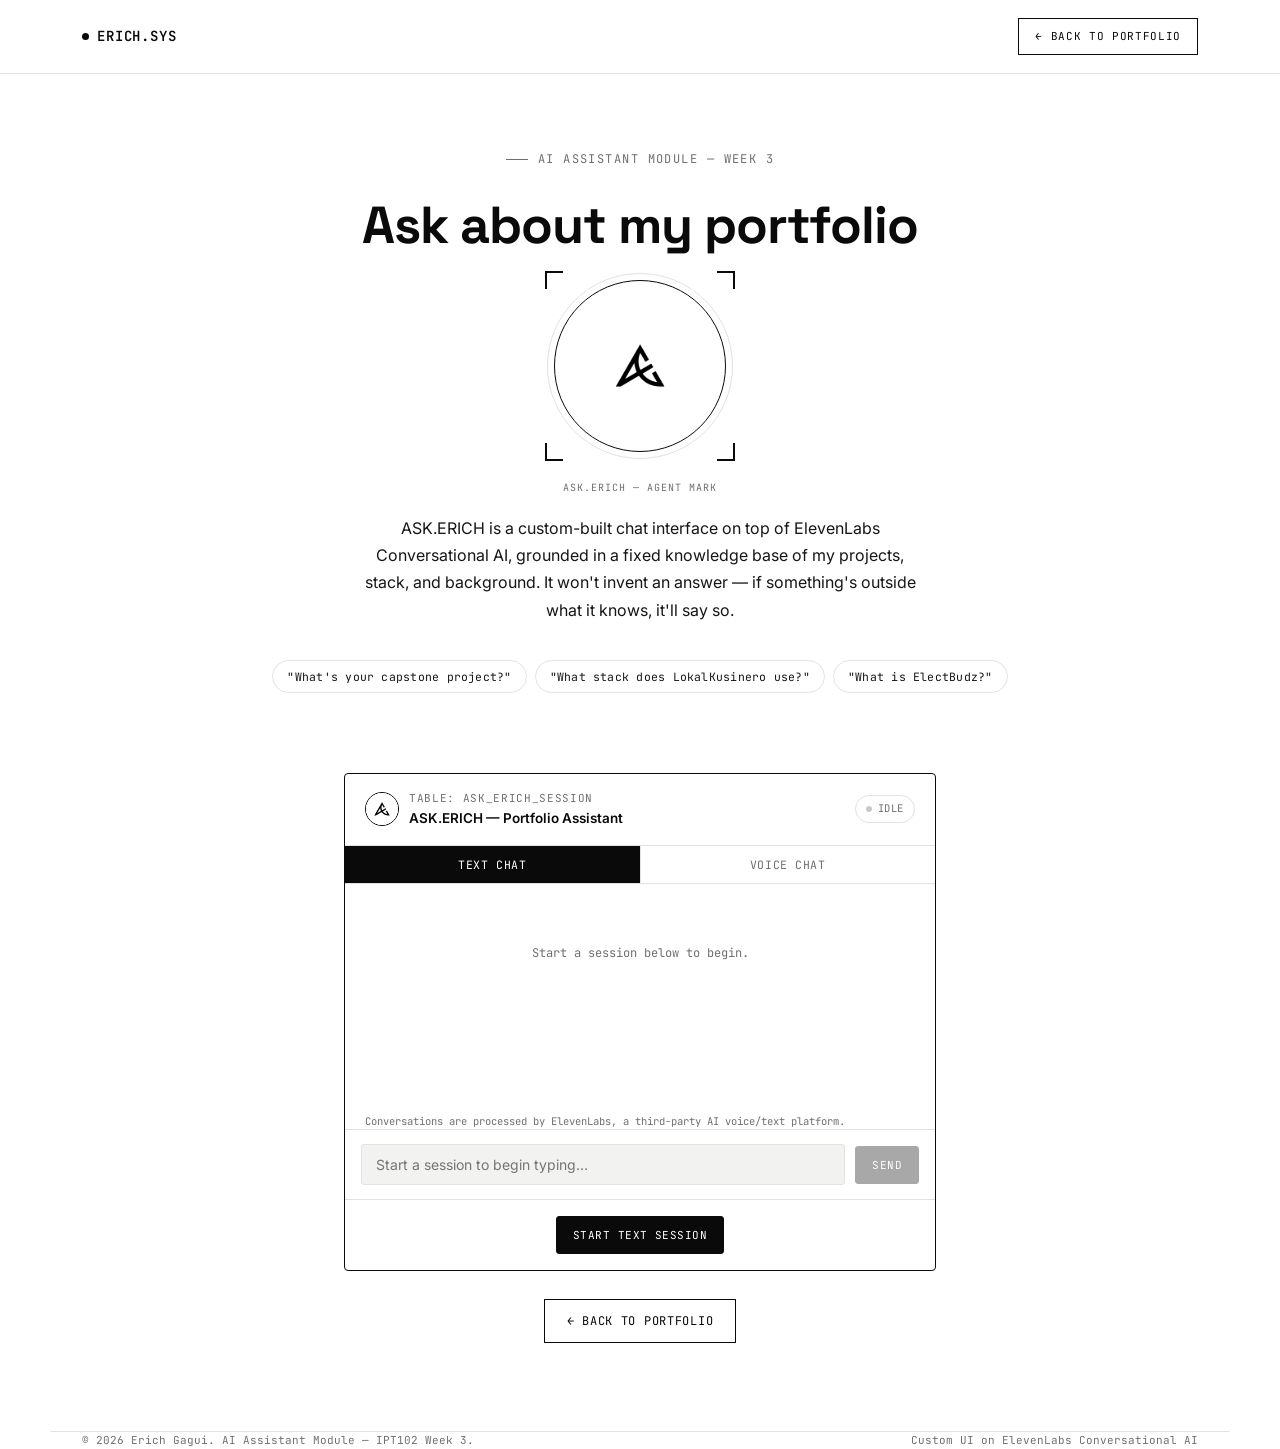
<file: ask.erich.html>
<!DOCTYPE html>
<html lang="en">
<head>
<meta charset="UTF-8" />
<meta name="viewport" content="width=device-width, initial-scale=1.0" />
<title>Ask Erich — AI Portfolio Assistant</title>
<meta name="description" content="ASK.ERICH — a custom voice-and-text chat interface built on ElevenLabs Conversational AI, grounded in Erich Gagui's projects, stack, and background." />

<link rel="icon" type="image/svg+xml" href="assets/favicon.svg" />

<meta property="og:type" content="website" />
<meta property="og:title" content="Ask Erich — AI Portfolio Assistant" />
<meta property="og:description" content="A custom chat interface grounded in Erich Gagui's projects, stack, and background." />
<meta property="og:image" content="assets/logos/AE_Logo.jpg" />

<link rel="preconnect" href="https://fonts.googleapis.com">
<link rel="preconnect" href="https://fonts.gstatic.com" crossorigin>
<link href="https://fonts.googleapis.com/css2?family=Space+Grotesk:wght@600;700&family=Inter:wght@400;500;600&family=JetBrains+Mono:wght@400;500;600&display=swap" rel="stylesheet">

<link rel="stylesheet" href="css/style.css">

<style>
  .agent-hero{ padding:150px 0 40px; text-align:center; }
  .agent-hero .eyebrow{
    font-family:var(--mono); font-size:12px; letter-spacing:0.12em; text-transform:uppercase;
    color:var(--gray-600); margin:0 0 18px; display:flex; align-items:center; gap:10px;
    justify-content:center;
  }
  .agent-hero .eyebrow::before{ content:''; width:22px; height:1px; background:var(--gray-600); }
  .agent-hero h1{
    font-family:var(--display); font-weight:700; font-size:clamp(32px,6vw,52px);
    letter-spacing:-0.02em; margin:0 auto 16px; max-width:640px;
  }
  .agent-hero p.sub{
    font-family:var(--body); font-size:16px; color:var(--gray-900); max-width:560px;
    margin:0 auto 36px; line-height:1.7;
  }

  /* ===== Agent logo mark ===== */
  .agent-logo{
    width:172px; height:172px; margin:0 auto 28px; position:relative;
  }
  .agent-logo-frame{
    width:100%; height:100%; border-radius:50%; overflow:hidden;
    border:1px solid var(--black); background:var(--white);
    display:flex; align-items:center; justify-content:center; padding:34px;
  }
  .agent-logo::before{
    content:''; position:absolute; inset:-7px; border:1px solid var(--line-soft);
    border-radius:50%; pointer-events:none;
  }
  .agent-logo .bracket{ position:absolute; width:18px; height:18px; border:0 solid var(--black); }
  .agent-logo .bracket.tl{ top:-9px; left:-9px; border-top-width:2px; border-left-width:2px; }
  .agent-logo .bracket.tr{ top:-9px; right:-9px; border-top-width:2px; border-right-width:2px; }
  .agent-logo .bracket.bl{ bottom:-9px; left:-9px; border-bottom-width:2px; border-left-width:2px; }
  .agent-logo .bracket.br{ bottom:-9px; right:-9px; border-bottom-width:2px; border-right-width:2px; }
  .agent-logo img{
    width:100%; height:100%; object-fit:contain;
    filter:grayscale(100%) contrast(1.1); transition:filter .4s ease, transform .4s ease;
  }
  .agent-logo:hover .agent-logo-frame img{ filter:grayscale(0%) contrast(1); transform:scale(1.06); }
  .agent-logo-tag{
    font-family:var(--mono); font-size:10px; letter-spacing:0.1em; text-transform:uppercase;
    color:var(--gray-600); text-align:center; margin:0 0 20px;
  }

  .chip-row{ display:flex; flex-wrap:wrap; justify-content:center; gap:8px; margin-bottom:40px; }
  .chip{
    font-family:var(--mono); font-size:11.5px; letter-spacing:0.02em;
    border:1px solid var(--line-soft); padding:8px 14px; border-radius:999px; color:var(--gray-900);
    background:var(--white); cursor:pointer; transition:border-color .15s ease, background .15s ease;
  }
  .chip:hover{ border-color:var(--black); background:var(--gray-100); }
  .chip:disabled{ opacity:0.4; cursor:not-allowed; }

  .chat-column{ max-width:640px; margin:0 auto; padding:0 24px 100px; }

  /* ===== Chat card ===== */
  .chat-card{ border:1px solid var(--black); border-radius:4px; background:var(--white); }

  .chat-head{
    display:flex; align-items:center; justify-content:space-between; gap:12px;
    padding:16px 20px; border-bottom:1px solid var(--line-soft); flex-wrap:wrap;
  }
  .chat-head-id{ display:flex; align-items:center; gap:10px; }
  .avatar-ring{
    width:34px; height:34px; border-radius:50%; overflow:hidden; flex-shrink:0;
    border:1px solid var(--black);
  }
  .avatar-ring img{ width:100%; height:100%; object-fit:cover; filter:grayscale(100%); }
  .chat-head-label{ font-family:var(--mono); font-size:11px; letter-spacing:0.06em; text-transform:uppercase; color:var(--gray-600); }
  .chat-head-label strong{
    display:block; font-family:var(--body); font-size:13.5px; font-weight:600;
    color:var(--black); text-transform:none; letter-spacing:0; margin-top:2px;
  }

  .status-pill{
    font-family:var(--mono); font-size:10.5px; letter-spacing:0.05em; text-transform:uppercase;
    padding:5px 10px; border-radius:999px; border:1px solid var(--line-soft); color:var(--gray-600);
    display:flex; align-items:center; gap:6px; white-space:nowrap;
  }
  .status-pill .dot{ width:6px; height:6px; border-radius:50%; background:var(--gray-300); }
  .status-pill[data-state="connected"] .dot,
  .status-pill[data-state="listening"] .dot{ background:#1e6b3c; }
  .status-pill[data-state="connected"],
  .status-pill[data-state="listening"]{ border-color:#1e6b3c; color:#1e6b3c; }
  .status-pill[data-state="connecting"] .dot{ background:#b58a00; animation:blink 1s ease-in-out infinite; }
  .status-pill[data-state="connecting"]{ border-color:#b58a00; color:#b58a00; }
  .status-pill[data-state="speaking"] .dot{ background:var(--black); animation:blink 0.8s ease-in-out infinite; }
  .status-pill[data-state="speaking"]{ border-color:var(--black); color:var(--black); }
  .status-pill[data-state="error"] .dot{ background:#b3261e; }
  .status-pill[data-state="error"]{ border-color:#b3261e; color:#b3261e; }
  @keyframes blink{ 0%,100%{ opacity:1; } 50%{ opacity:0.3; } }

  /* ===== Mode tabs ===== */
  .mode-tabs{ display:flex; border-bottom:1px solid var(--line-soft); }
  .mode-tab{
    flex:1; text-align:center; padding:11px; font-family:var(--mono); font-size:11.5px;
    letter-spacing:0.05em; text-transform:uppercase; color:var(--gray-600);
    background:var(--white); border:none; border-right:1px solid var(--line-soft);
    cursor:pointer; transition:background .15s ease, color .15s ease;
  }
  .mode-tab:last-child{ border-right:none; }
  .mode-tab[aria-selected="true"]{ background:var(--black); color:var(--white); }
  .mode-tab:disabled{ cursor:not-allowed; opacity:0.5; }

  /* ===== Message thread ===== */
  .thread{
    padding:20px; min-height:220px; max-height:420px; overflow-y:auto;
    display:flex; flex-direction:column; gap:14px;
  }
  .thread-empty{
    font-family:var(--mono); font-size:12px; color:var(--gray-600); text-align:center;
    padding:40px 10px;
  }
  .msg-row{ display:flex; gap:10px; align-items:flex-start; }
  .msg-row.user{ flex-direction:row-reverse; }

  /* Voice Chat: the agent's turn gets a centered, emphasized avatar with
     the bubble stacked below it, instead of the normal side-by-side row.
     User turns are untouched — this only targets .msg-row.agent, and only
     while the thread is in voice mode. */
  .thread[data-mode="voice"] .msg-row.agent{
    flex-direction:column; align-items:center; text-align:center; gap:12px;
    margin:6px 0 4px;
  }
  .thread[data-mode="voice"] .msg-row.agent .msg-avatar{
    width:72px; height:72px; margin-top:0;
    border:2px solid var(--black);
    box-shadow:0 0 0 5px var(--gray-100);
    transition:transform .25s ease, box-shadow .25s ease;
  }
  .thread[data-mode="voice"] .msg-row.agent .msg-avatar.is-speaking{
    animation:avatarSpeak 1s ease-in-out infinite;
    box-shadow:0 0 0 5px var(--gray-100), 0 0 0 10px rgba(10,10,10,0.10);
  }
  @keyframes avatarSpeak{
    0%,100%{ transform:scale(1); }
    50%{ transform:scale(1.07); }
  }
  .thread[data-mode="voice"] .msg-row.agent .msg-bubble-stack{
    max-width:92%; align-items:center;
  }
  @media (prefers-reduced-motion: reduce){
    .thread[data-mode="voice"] .msg-row.agent .msg-avatar.is-speaking{ animation:none; }
  }

  .msg-avatar{
    width:26px; height:26px; border-radius:50%; overflow:hidden; flex-shrink:0;
    border:1px solid var(--line-soft); margin-top:2px;
  }
  .msg-avatar img{ width:100%; height:100%; object-fit:cover; filter:grayscale(100%); }
  .msg-avatar.user-avatar{
    background:var(--black); display:flex; align-items:center; justify-content:center;
    font-family:var(--mono); font-size:10px; color:var(--white); border-color:var(--black);
  }
  .msg-bubble-stack{
    display:flex; flex-direction:column; gap:6px; max-width:78%;
  }
  .msg-row.user .msg-bubble-stack{ align-items:flex-end; }
  .msg-bubble{
    display:flex; align-items:flex-end; gap:8px;
    font-family:var(--body); font-size:14px; line-height:1.55;
    padding:10px 14px; border-radius:3px;
  }
  .msg-bubble-text{ flex:1; min-width:0; white-space:pre-wrap; word-break:break-word; }
  .msg-row.agent .msg-bubble{ background:var(--gray-100); color:var(--black); }
  .msg-row.user .msg-bubble{ background:var(--black); color:var(--white); }
  .msg-row.system .msg-bubble-stack{ max-width:100%; margin:0 auto; }
  .msg-row.system .msg-bubble{
    background:transparent; border:1px dashed var(--line-soft); color:var(--gray-600);
    font-family:var(--mono); font-size:11.5px; text-align:center;
  }

  /* Consecutive messages from the same speaker are grouped into one row
     (avatar shown once); each new message adds another bubble to that
     row's stack instead of overwriting it, so the full conversation is
     retained. This pulse is just the visual cue that a bubble is new. */
  @keyframes bubbleUpdate{
    0%{ opacity:0.35; transform:translateY(2px); }
    100%{ opacity:1; transform:translateY(0); }
  }
  .msg-bubble.msg-bubble-updated{ animation:bubbleUpdate .22s ease-out; }
  @media (prefers-reduced-motion: reduce){
    .msg-bubble.msg-bubble-updated{ animation:none; }
  }

  /* Typing indicator — shown in text mode while awaiting the agent's
     reply, so a network round-trip doesn't read as the app being stuck. */
  .msg-bubble-typing{ display:flex; align-items:center; gap:4px; padding:12px 14px; }
  .typing-dot{
    width:6px; height:6px; border-radius:50%; background:var(--gray-600);
    animation:typingBounce 1.1s ease-in-out infinite;
  }
  .typing-dot:nth-child(2){ animation-delay:0.15s; }
  .typing-dot:nth-child(3){ animation-delay:0.3s; }
  @keyframes typingBounce{
    0%,60%,100%{ transform:translateY(0); opacity:0.5; }
    30%{ transform:translateY(-3px); opacity:1; }
  }
  @media (prefers-reduced-motion: reduce){
    .typing-dot{ animation:none; opacity:0.7; }
  }


  /* ===== Composer ===== */
  .composer{ border-top:1px solid var(--line-soft); padding:14px 16px; }
  .composer-row{ display:flex; gap:10px; align-items:center; }
  .composer-input{
    flex:1; font-family:var(--body); font-size:14px; padding:11px 14px;
    border:1px solid var(--line-soft); border-radius:3px; background:var(--white); color:var(--black);
  }
  .composer-input:focus{ outline:none; border-color:var(--black); }
  .composer-input:disabled{ background:var(--gray-100); color:var(--gray-600); }
  .composer-btn{
    font-family:var(--mono); font-size:11px; letter-spacing:0.04em; text-transform:uppercase;
    padding:11px 16px; border:1px solid var(--black); background:var(--black); color:var(--white);
    border-radius:3px; cursor:pointer; white-space:nowrap; transition:opacity .15s ease;
  }
  .composer-btn:hover{ opacity:0.8; }
  .composer-btn:disabled{ opacity:0.35; cursor:not-allowed; }
  .composer-btn.ghost{ background:var(--white); color:var(--black); }

  .session-row{
    display:flex; justify-content:center; padding:16px; border-top:1px solid var(--line-soft);
  }
  .error-note{
    font-family:var(--mono); font-size:11.5px; color:#b3261e; padding:10px 20px 0;
  }

  .privacy-note{
    font-family:var(--mono); font-size:10.5px; color:var(--gray-600); padding:10px 20px 0;
    line-height:1.5;
  }

  .back-row{ margin-top:36px; text-align:center; }

  @media (max-width:600px){
    .agent-hero{ padding:130px 0 30px; }
    .msg-bubble-stack{ max-width:88%; }
  }
</style>
</head>
<body>

  <header class="nav">
    <div class="nav-inner">
      <a href="index.html" class="brand" style="text-decoration:none;"><span class="dot"></span>ERICH.SYS</a>
      <a href="index.html" class="btn ghost" style="padding:9px 16px; font-size:11px;">&larr; Back to Portfolio</a>
    </div>
  </header>

  <main>
    <section class="agent-hero wrap">
      <div class="eyebrow">AI Assistant Module — Week 3</div>
      <h1>Ask about my portfolio</h1>

      <div class="agent-logo">
        <span class="bracket tl"></span><span class="bracket tr"></span>
        <span class="bracket bl"></span><span class="bracket br"></span>
        <div class="agent-logo-frame">
          <img src="assets/logos/AE_Logo.jpg" alt="AE — Ask Erich logo mark" />
        </div>
      </div>
      <p class="agent-logo-tag">Ask.Erich — Agent Mark</p>

      <p class="sub">
        ASK.ERICH is a custom-built chat interface on top of ElevenLabs Conversational AI,
        grounded in a fixed knowledge base of my projects, stack, and background. It won't
        invent an answer — if something's outside what it knows, it'll say so.
      </p>

      <div class="chip-row" id="chipRow">
        <button type="button" class="chip" data-prompt="What's your capstone project?">"What's your capstone project?"</button>
        <button type="button" class="chip" data-prompt="What stack does LokalKusinero use?">"What stack does LokalKusinero use?"</button>
        <button type="button" class="chip" data-prompt="What is ElectBudz?">"What is ElectBudz?"</button>
      </div>
    </section>

    <div class="chat-column">
      <div class="chat-card">

        <div class="chat-head">
          <div class="chat-head-id">
            <span class="avatar-ring"><img src="assets/logos/AE_Logo.jpg" alt="" /></span>
            <span class="chat-head-label">TABLE: ask_erich_session
              <strong>ASK.ERICH — Portfolio Assistant</strong>
            </span>
          </div>
          <span class="status-pill" id="statusPill" data-state="idle">
            <span class="dot"></span>
            <span id="statusText">Idle</span>
          </span>
        </div>

        <div class="mode-tabs" role="tablist" aria-label="Conversation mode">
          <button type="button" class="mode-tab" id="tabText" role="tab" aria-selected="true">Text Chat</button>
          <button type="button" class="mode-tab" id="tabVoice" role="tab" aria-selected="false">Voice Chat</button>
        </div>

        <div class="thread" id="thread" aria-live="polite">
          <div class="thread-empty" id="threadEmpty">Start a session below to begin.</div>
        </div>

        <p class="error-note" id="errorNote" hidden></p>
        <p class="privacy-note">Conversations are processed by ElevenLabs, a third-party AI voice/text platform.</p>

        <!-- Text mode composer -->
        <div class="composer" id="textComposer">
          <div class="composer-row">
            <input type="text" id="chatInput" class="composer-input" placeholder="Start a session to begin typing…" disabled autocomplete="off" maxlength="500" aria-label="Type a message" />
            <button type="button" id="sendBtn" class="composer-btn" disabled>Send</button>
          </div>
        </div>

        <!-- Session controls -->
        <div class="session-row">
          <button type="button" id="startBtn" class="composer-btn">Start Text Session</button>
          <button type="button" id="endBtn" class="composer-btn ghost" hidden>End Session</button>
        </div>

      </div>

      <div class="back-row">
        <a href="index.html" class="btn ghost">&larr; Back to Portfolio</a>
      </div>
    </div>
  </main>

  <footer class="wrap">
    <span>&copy; 2026 Erich Gagui. AI Assistant Module — IPT102 Week 3.</span>
    <span>Custom UI on ElevenLabs Conversational AI</span>
  </footer>

  <script type="module" src="js/chat.js"></script>
</body>
</html>
</file>
<file: css/style.css>
:root{
  --black:#0a0a0a;
  --white:#ffffff;
  --panel:#111111;
  --line:#2b2b2b;
  --line-soft:#e2e2e2;
  --gray-900:#161616;
  --gray-600:#6f6f6f;
  --gray-300:#c9c9c9;
  --gray-100:#f2f2f0;
  --display:'Space Grotesk',sans-serif;
  --body:'Inter',sans-serif;
  --mono:'JetBrains Mono',monospace;
}
*{box-sizing:border-box; margin:0; padding:0;}
html{scroll-behavior:smooth;}
body{
  background:var(--white);
  color:var(--black);
  font-family:var(--body);
  line-height:1.5;
  -webkit-font-smoothing:antialiased;
}
::selection{background:var(--black); color:var(--white);}
a{color:inherit; text-decoration:none;}
img{display:block; max-width:100%;}

.wrap{max-width:1180px; margin:0 auto; padding:0 32px;}

a:focus-visible, button:focus-visible{outline:2px solid var(--black); outline-offset:3px;}

@media (prefers-reduced-motion: reduce){
  *{animation-duration:0.001ms !important; transition-duration:0.001ms !important;}
}

body.boot-lock{overflow:hidden;}

/* ===== BOOT LOADER ===== */
.boot-loader{
  position:fixed; inset:0; z-index:300;
  background:var(--black); color:var(--white);
  display:flex; align-items:center; justify-content:center;
  overflow:hidden;
  animation:boot-flicker .4s steps(2,end) 1;
}
.boot-loader.boot-exit{
  animation:none;
  clip-path:inset(0 0 100% 0);
  transition:clip-path .65s cubic-bezier(.76,0,.24,1);
}
.boot-grid{
  position:absolute; inset:0; pointer-events:none;
  background-image:
    repeating-linear-gradient(0deg, rgba(255,255,255,0.05) 0, rgba(255,255,255,0.05) 1px, transparent 1px, transparent 40px),
    repeating-linear-gradient(90deg, rgba(255,255,255,0.05) 0, rgba(255,255,255,0.05) 1px, transparent 1px, transparent 40px);
}
.boot-scanlines{
  position:absolute; left:0; right:0; top:-100%; height:300%; pointer-events:none;
  background:repeating-linear-gradient(
    to bottom,
    rgba(255,255,255,0.06) 0px,
    rgba(255,255,255,0.06) 1px,
    transparent 2px,
    transparent 4px
  );
  animation:boot-scan 6s linear infinite;
}
@keyframes boot-scan{
  from{ transform:translateY(0); }
  to{ transform:translateY(33.33%); }
}
@keyframes boot-flicker{
  0%{ opacity:0; }
  30%{ opacity:1; }
  45%{ opacity:.35; }
  60%{ opacity:1; }
  100%{ opacity:1; }
}
.boot-content{
  position:relative; z-index:2; width:min(520px, 86vw);
  font-family:var(--mono);
}
.boot-tag{
  font-size:11px; letter-spacing:0.14em; text-transform:uppercase;
  color:var(--gray-300); opacity:.7; margin-bottom:20px;
}
.boot-lines{min-height:172px; margin-bottom:20px;}
.boot-line{
  font-size:13px; line-height:1.9; letter-spacing:0.01em;
  animation:boot-line-in .25s ease both;
  white-space:pre-wrap;
}
.boot-prompt{color:var(--gray-300); margin-right:8px;}
.boot-cursor{
  display:inline-block; width:7px; height:13px; margin-left:4px; vertical-align:-2px;
  background:var(--white); animation:boot-blink 1s steps(1) infinite;
}
@keyframes boot-line-in{
  from{ opacity:0; transform:translateX(-6px); }
  to{ opacity:1; transform:translateX(0); }
}
@keyframes boot-blink{
  0%,49%{ opacity:1; } 50%,100%{ opacity:0; }
}
.boot-bar-track{
  width:100%; height:2px; background:rgba(255,255,255,0.15); overflow:hidden; margin-bottom:10px;
}
.boot-bar-fill{
  height:100%; background:var(--white);
  transition:width .2s linear;
}
.boot-percent{
  font-size:11px; letter-spacing:0.08em; color:var(--gray-300); text-align:right;
}
@media (max-width:480px){
  .boot-tag{font-size:10px;}
  .boot-line{font-size:12px;}
}

/* ===== NAV ===== */
header.nav{
  position:fixed; top:0; left:0; right:0; z-index:50;
  background:rgba(255,255,255,0.86);
  -webkit-backdrop-filter:blur(10px);
  backdrop-filter:blur(10px);
  border-bottom:1px solid var(--line-soft);
}
.nav-inner{
  max-width:1180px; margin:0 auto; padding:18px 32px;
  display:flex; align-items:center; justify-content:space-between;
}
.brand{
  font-family:var(--mono); font-size:14px; letter-spacing:0.06em; font-weight:600;
  display:flex; align-items:center; gap:8px;
}
.brand .dot{width:7px; height:7px; background:var(--black); border-radius:50%; display:inline-block;}
.nav-links{display:flex; gap:28px; font-family:var(--mono); font-size:12px; letter-spacing:0.08em; text-transform:uppercase;}
.nav-links a{position:relative; padding-bottom:3px; color:var(--gray-600); transition:color .2s;}
.nav-links a:hover{color:var(--black);}
.nav-links a::after{
  content:''; position:absolute; left:0; bottom:0; width:0; height:1px; background:var(--black);
  transition:width .25s ease;
}
.nav-links a:hover::after{width:100%;}
.nav-toggle{display:none; font-family:var(--mono); font-size:20px; background:none; border:none; cursor:pointer;}

@media (max-width:760px){
  .nav-links{display:none;}
  .nav-toggle{display:block;}
  .nav-links.open{
    display:flex; flex-direction:column; position:absolute; top:100%; left:0; right:0;
    background:var(--white); padding:20px 32px; gap:16px; border-bottom:1px solid var(--line-soft);
  }
}

/* ===== HERO ===== */
section.hero{
  padding:150px 0 90px;
  border-bottom:1px solid var(--line-soft);
}
.hero-grid{
  display:grid; grid-template-columns:320px 1fr; gap:64px; align-items:start;
}
.id-card{
  border:1px solid var(--black);
  background:var(--white);
}
.id-photo{
  width:100%; aspect-ratio:1/1; overflow:hidden; border-bottom:1px solid var(--black);
  background:var(--gray-900);
}
.id-photo img{
  width:100%; height:100%; object-fit:cover;
  filter:grayscale(100%) contrast(1.08) brightness(1.02);
  transition:filter .4s ease, transform .4s ease;
}
.id-card:hover .id-photo img, .id-card:focus-within .id-photo img{
  filter:grayscale(0%) contrast(1.02) brightness(1);
  transform:scale(1.04);
}
.id-meta{padding:16px 18px; font-family:var(--mono); font-size:11px;}
.id-meta .row{
  display:flex; justify-content:space-between; gap:10px;
  padding:6px 0; border-bottom:1px dashed var(--line-soft);
  text-transform:uppercase; letter-spacing:0.03em;
}
.id-meta .row:last-child{border-bottom:none;}
.id-meta .k{color:var(--gray-600);}
.id-meta .v{text-align:right; font-weight:600;}

.hero-copy .eyebrow{
  font-family:var(--mono); font-size:12px; letter-spacing:0.12em; text-transform:uppercase;
  color:var(--gray-600); margin-bottom:18px; display:flex; align-items:center; gap:10px;
}
.eyebrow::before{content:''; width:22px; height:1px; background:var(--gray-600);}
h1.name{
  font-family:var(--display); font-weight:700;
  font-size:clamp(48px,7vw,88px); line-height:0.98; letter-spacing:-0.02em;
  margin-bottom:20px;
}
.role-line{
  font-family:var(--body); font-size:19px; color:var(--gray-900); max-width:560px; margin-bottom:20px;
}
.role-line strong{font-weight:600;}
.career-objective{
  font-family:var(--body); font-size:14px; line-height:1.6; color:var(--gray-600); max-width:560px;
  margin-bottom:34px; padding-left:14px; border-left:2px solid var(--black);
}
.career-objective strong{
  font-family:var(--mono); font-size:10px; letter-spacing:0.08em; text-transform:uppercase;
  color:var(--black); display:block; margin-bottom:6px;
}
.hero-actions{display:flex; gap:14px; flex-wrap:wrap; margin-bottom:44px;}
.btn{
  font-family:var(--mono); font-size:12px; letter-spacing:0.06em; text-transform:uppercase;
  padding:13px 22px; border:1px solid var(--black); background:var(--black); color:var(--white);
  cursor:pointer; transition:background .2s,color .2s;
}
.btn:hover{background:var(--white); color:var(--black);}
.btn.ghost{background:var(--white); color:var(--black);}
.btn.ghost:hover{background:var(--black); color:var(--white);}

.stat-strip{display:grid; grid-template-columns:repeat(3,1fr); border-top:1px solid var(--line-soft); max-width:560px;}
.stat{padding:16px 0 0; border-right:1px solid var(--line-soft);}
.stat:last-child{border-right:none;}
.stat .num{font-family:var(--display); font-weight:700; font-size:26px;}
.stat .lbl{font-family:var(--mono); font-size:10px; letter-spacing:0.06em; text-transform:uppercase; color:var(--gray-600); margin-top:4px;}

@media (max-width:840px){
  .hero-grid{grid-template-columns:1fr;}
  .id-card{max-width:280px;}
}

/* ===== SECTION LABEL ===== */
.section{padding:88px 0; border-bottom:1px solid var(--line-soft);}
.section-head{
  display:flex; align-items:baseline; justify-content:space-between; gap:20px;
  margin-bottom:44px; flex-wrap:wrap;
}
.section-tag{
  font-family:var(--mono); font-size:12px; letter-spacing:0.1em; text-transform:uppercase; color:var(--gray-600);
}
h2.section-title{
  font-family:var(--display); font-weight:700; font-size:clamp(28px,4vw,40px); letter-spacing:-0.01em;
}

/* ===== ABOUT (schema style) ===== */
.describe-table{border:1px solid var(--black); font-family:var(--mono); font-size:13px;}
.describe-row{
  display:grid; grid-template-columns:180px 1fr;
  border-bottom:1px solid var(--line-soft);
}
.describe-row:last-child{border-bottom:none;}
.describe-row .field{
  padding:16px 18px; background:var(--gray-100); color:var(--gray-900); font-weight:600;
  border-right:1px solid var(--line-soft); text-transform:uppercase; letter-spacing:0.04em; font-size:11px;
}
.describe-row .value{padding:16px 20px; font-family:var(--body); font-size:15px; color:var(--black);}
@media (max-width:600px){
  .describe-row{grid-template-columns:1fr;}
  .describe-row .field{border-right:none; border-bottom:1px solid var(--line-soft);}
}

/* ===== PROJECTS ===== */
.project-table{border:1px solid var(--black); margin-bottom:36px;}
.project-table:last-child{margin-bottom:0;}
.pt-head{
  display:flex; justify-content:space-between; align-items:center; flex-wrap:wrap; gap:10px;
  padding:12px 20px; background:var(--black); color:var(--white);
}
.pt-head-left{display:flex; align-items:center; gap:12px;}
.pt-logo{
  width:34px; height:34px; border-radius:50%; overflow:hidden; flex-shrink:0;
  border:1px solid var(--white); background:var(--white);
}
.pt-logo img{
  width:100%; height:100%; object-fit:cover;
  filter:grayscale(100%) contrast(1.05);
  transition:filter .4s ease;
}
.project-table:hover .pt-logo img{filter:grayscale(0%);}
.pt-head .tname{font-family:var(--mono); font-size:13px; letter-spacing:0.03em;}
.pt-head .tstatus{
  font-family:var(--mono); font-size:10px; letter-spacing:0.08em; text-transform:uppercase;
  border:1px solid var(--white); padding:4px 9px;
}
.pt-body{padding:26px 20px;}
.pt-top{
  display:grid; grid-template-columns:repeat(3,1fr); gap:24px;
  align-items:center; margin-bottom:22px;
}
.pt-copy{grid-column:1 / 3; min-width:0;}
.pt-copy.pt-copy-full{grid-column:1 / -1;}
.pt-logo-large{
  grid-column:3; justify-self:center;
  width:175px; height:175px; flex-shrink:0; border-radius:50%; overflow:hidden;
  border:1px solid var(--black); background:var(--white);
}
.pt-logo-large img{
  width:100%; height:100%; object-fit:cover;
  filter:grayscale(100%) contrast(1.05);
  transition:filter .4s ease;
}
.project-table:hover .pt-logo-large img{filter:grayscale(0%);}
@media (max-width:700px){
  .pt-top{grid-template-columns:1fr; gap:16px;}
  .pt-copy{grid-column:1;}
  .pt-logo-large{grid-column:1; justify-self:start; width:76px; height:76px; order:-1;}
}
.pt-title{font-family:var(--display); font-weight:700; font-size:26px; margin-bottom:10px;}
.pt-desc{font-size:15px; color:var(--gray-900); max-width:600px;}
.pt-cols{display:grid; grid-template-columns:repeat(3,1fr); gap:0; border-top:1px solid var(--line-soft);}
.pt-col{padding:14px 18px 0; border-right:1px solid var(--line-soft);}
.pt-col:last-child{border-right:none;}
.pt-col .ck{font-family:var(--mono); font-size:10px; letter-spacing:0.08em; text-transform:uppercase; color:var(--gray-600); margin-bottom:8px;}
.pt-col .cv{font-family:var(--mono); font-size:12.5px; line-height:1.7;}
@media (max-width:700px){
  .pt-cols{grid-template-columns:1fr;}
  .pt-col{border-right:none; border-bottom:1px solid var(--line-soft); padding-bottom:14px;}
}

.pt-live{
  display:flex; justify-content:space-between; align-items:center; flex-wrap:wrap; gap:10px;
  border-top:1px solid var(--line-soft); margin-top:22px; padding-top:16px;
}
.pt-live-label{
  font-family:var(--mono); font-size:10px; letter-spacing:0.08em; text-transform:uppercase; color:var(--gray-600);
}
.pt-live-link{
  font-family:var(--mono); font-size:12.5px; font-weight:600;
  display:inline-flex; align-items:center; gap:6px;
  border-bottom:1px solid var(--black); padding-bottom:2px;
  transition:opacity .2s ease, gap .2s ease;
}
.pt-live-link:hover{opacity:0.55; gap:9px;}
.pt-live-link .arrow{font-size:13px; transition:transform .2s ease;}
.pt-live-link:hover .arrow{transform:translate(2px,-2px);}

/* ===== PROJECT SCREENSHOTS ===== */
.pt-shots{
  display:flex; gap:1px; background:var(--line-soft);
  overflow-x:auto;
  border-top:1px solid var(--line-soft); margin-top:22px;
}
.pt-shot{
  flex:1 0 25%; min-width:140px; aspect-ratio:9/16; background:var(--gray-100);
  border:none; padding:0; cursor:pointer; overflow:hidden;
}
.pt-shot img{
  width:100%; height:100%; object-fit:cover;
  filter:grayscale(100%) contrast(1.05);
  transition:filter .3s ease, transform .3s ease;
}
.pt-shot:hover img, .pt-shot:focus-visible img{
  filter:grayscale(0%); transform:scale(1.04);
}
.pt-shot:focus-visible{outline:2px solid var(--black); outline-offset:-2px;}
@media (max-width:700px){
  .pt-shot{flex:1 0 42%;}
}

/* Landscape / desktop-UI screenshots: show the full frame instead of cropping to a phone ratio */
.pt-shot-wide{
  flex:1 0 60%; min-width:280px; aspect-ratio:1201/761;
}
.pt-shot-wide img{
  object-fit:contain; background:var(--gray-900);
}
.pt-shot-wide:hover img, .pt-shot-wide:focus-visible img{
  transform:scale(1.02);
}
@media (max-width:700px){
  .pt-shot-wide{flex:1 0 100%;}
}

/* ===== LIGHTBOX ===== */
.lightbox-overlay{
  position:fixed; inset:0; z-index:200;
  background:rgba(10,10,10,0.94);
  display:flex; align-items:center; justify-content:center;
  padding:56px 64px;
}
.lightbox-figure{
  max-width:100%; max-height:100%;
  display:flex; flex-direction:column; align-items:center; gap:14px;
}
.lightbox-figure img{
  max-width:100%; max-height:78vh; width:auto; height:auto;
  object-fit:contain; border:1px solid var(--white);
  background:var(--black);
}
.lightbox-figure figcaption{
  font-family:var(--mono); font-size:12px; letter-spacing:0.04em;
  color:var(--gray-300); text-align:center; max-width:520px;
}
.lightbox-close{
  position:absolute; top:20px; right:24px;
  font-family:var(--mono); font-size:28px; line-height:1;
  background:none; border:1px solid var(--white); color:var(--white);
  width:44px; height:44px; cursor:pointer;
  display:flex; align-items:center; justify-content:center;
  transition:background .2s, color .2s;
}
.lightbox-close:hover{background:var(--white); color:var(--black);}
.lightbox-nav{
  position:absolute; top:50%; transform:translateY(-50%);
  font-family:var(--mono); font-size:32px; line-height:1;
  background:none; border:1px solid var(--white); color:var(--white);
  width:48px; height:48px; cursor:pointer;
  display:flex; align-items:center; justify-content:center;
  transition:background .2s, color .2s;
}
.lightbox-nav:hover{background:var(--white); color:var(--black);}
.lightbox-prev{left:16px;}
.lightbox-next{right:16px;}
.lightbox-count{
  position:absolute; bottom:20px; left:50%; transform:translateX(-50%);
  font-family:var(--mono); font-size:11px; letter-spacing:0.08em; text-transform:uppercase;
  color:var(--gray-300);
}
@media (max-width:640px){
  .lightbox-overlay{padding:80px 16px 48px;}
  .lightbox-nav{width:40px; height:40px; font-size:26px;}
  .lightbox-prev{left:6px;}
  .lightbox-next{right:6px;}
  .lightbox-close{top:12px; right:12px; width:38px; height:38px; font-size:22px;}
}
@media (prefers-reduced-motion: reduce){
  .lightbox-overlay{transition:none;}
}

/* ===== INTEREST TAGS (About) ===== */
.tag-chip{
  display:inline-block; font-family:var(--mono); font-size:11px; letter-spacing:0.03em;
  border:1px solid var(--black); padding:5px 10px; margin:0 8px 6px 0; text-transform:uppercase;
}

/* ===== GAME DEV ===== */
.game-grid{display:grid; grid-template-columns:repeat(2,1fr); gap:1px; background:var(--line-soft); border:1px solid var(--line-soft);}
.game-card{background:var(--white); padding:26px 24px;}
.game-engine{
  font-family:var(--mono); font-size:10px; letter-spacing:0.08em; text-transform:uppercase;
  color:var(--gray-600); margin-bottom:10px;
}
.game-title{font-family:var(--display); font-weight:700; font-size:20px; margin-bottom:10px;}
.game-desc{font-size:14px; color:var(--gray-900); margin-bottom:16px;}
.game-tags{display:flex; flex-wrap:wrap; gap:6px;}
.game-tags span{
  font-family:var(--mono); font-size:10.5px; letter-spacing:0.02em; text-transform:uppercase;
  border:1px solid var(--line-soft); padding:4px 8px; color:var(--gray-900);
}
@media (max-width:700px){.game-grid{grid-template-columns:1fr;}}

/* ===== STACK ===== */
.stack-grid{display:grid; grid-template-columns:repeat(auto-fit, minmax(190px,1fr)); gap:1px; background:var(--line-soft); border:1px solid var(--line-soft);}
.stack-cell{background:var(--white); padding:22px 20px;}
.stack-cell .sc-label{font-family:var(--mono); font-size:10px; letter-spacing:0.08em; text-transform:uppercase; color:var(--gray-600); margin-bottom:12px;}
.stack-cell .sc-items{display:flex; flex-direction:column; gap:6px;}
.stack-cell .sc-items span{font-family:var(--mono); font-size:13px;}

/* ===== CV ===== */
.cv-panel{
  display:flex; align-items:center; justify-content:space-between; gap:24px; flex-wrap:wrap;
  border:1px solid var(--black); padding:28px 30px;
}
.cv-copy p{font-family:var(--body); font-size:14px; color:var(--gray-600); max-width:440px;}
.cv-download{white-space:nowrap;}
@media (max-width:640px){
  .cv-panel{flex-direction:column; align-items:flex-start;}
}

/* ===== MIGRATION LOG ===== */
.log{border-left:1px solid var(--black); margin-left:8px;}
.log-entry{position:relative; padding:0 0 40px 32px;}
.log-entry:last-child{padding-bottom:0;}
.log-entry::before{
  content:''; position:absolute; left:-5px; top:4px; width:9px; height:9px;
  background:var(--white); border:1px solid var(--black); border-radius:50%;
}
.log-entry.head::before{background:var(--black);}
.log-ver{font-family:var(--mono); font-size:11px; color:var(--gray-600); letter-spacing:0.04em; margin-bottom:6px;}
.log-ver .tag{color:var(--black); font-weight:700;}
.log-title{font-family:var(--display); font-weight:600; font-size:19px; margin-bottom:6px;}
.log-desc{font-size:14.5px; color:var(--gray-900); max-width:600px;}

/* ===== CONTACT ===== */
section.contact{padding:100px 0 70px; border-bottom:none;}
.contact-inner{display:flex; justify-content:space-between; align-items:flex-end; gap:40px; flex-wrap:wrap;}
.contact-big{font-family:var(--display); font-weight:700; font-size:clamp(32px,5.5vw,60px); letter-spacing:-0.01em; max-width:640px;}
.contact-list{font-family:var(--mono); font-size:13px; display:flex; flex-direction:column; gap:10px;}
.contact-list a{border-bottom:1px solid var(--line-soft); padding-bottom:2px; transition:border-color .2s;}
.contact-list a:hover{border-color:var(--black);}

footer{
  border-top:1px solid var(--line-soft); padding:22px 0; font-family:var(--mono); font-size:11px;
  color:var(--gray-600); display:flex; justify-content:space-between; flex-wrap:wrap; gap:8px;
}

.reveal{opacity:0; transform:translateY(16px); transition:opacity .6s ease, transform .6s ease;}
.reveal.in{opacity:1; transform:translateY(0);}
</file>
